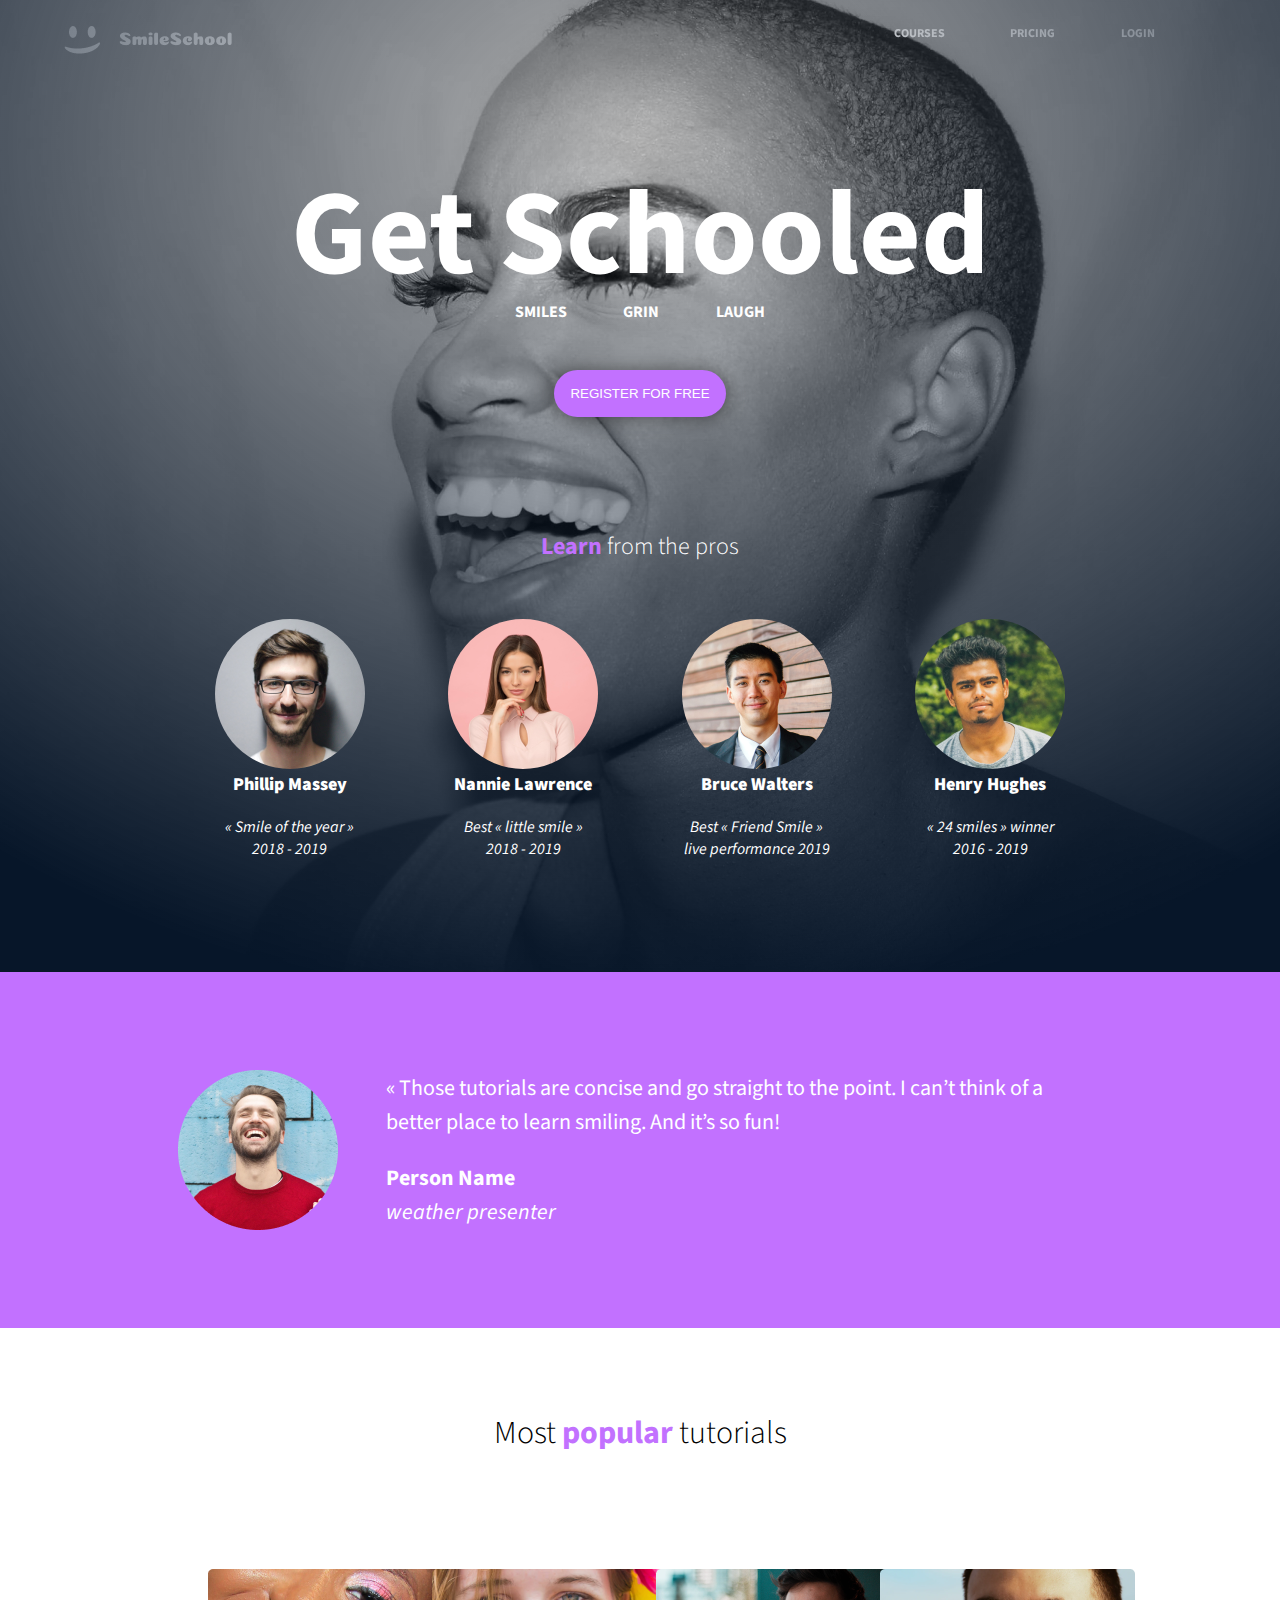
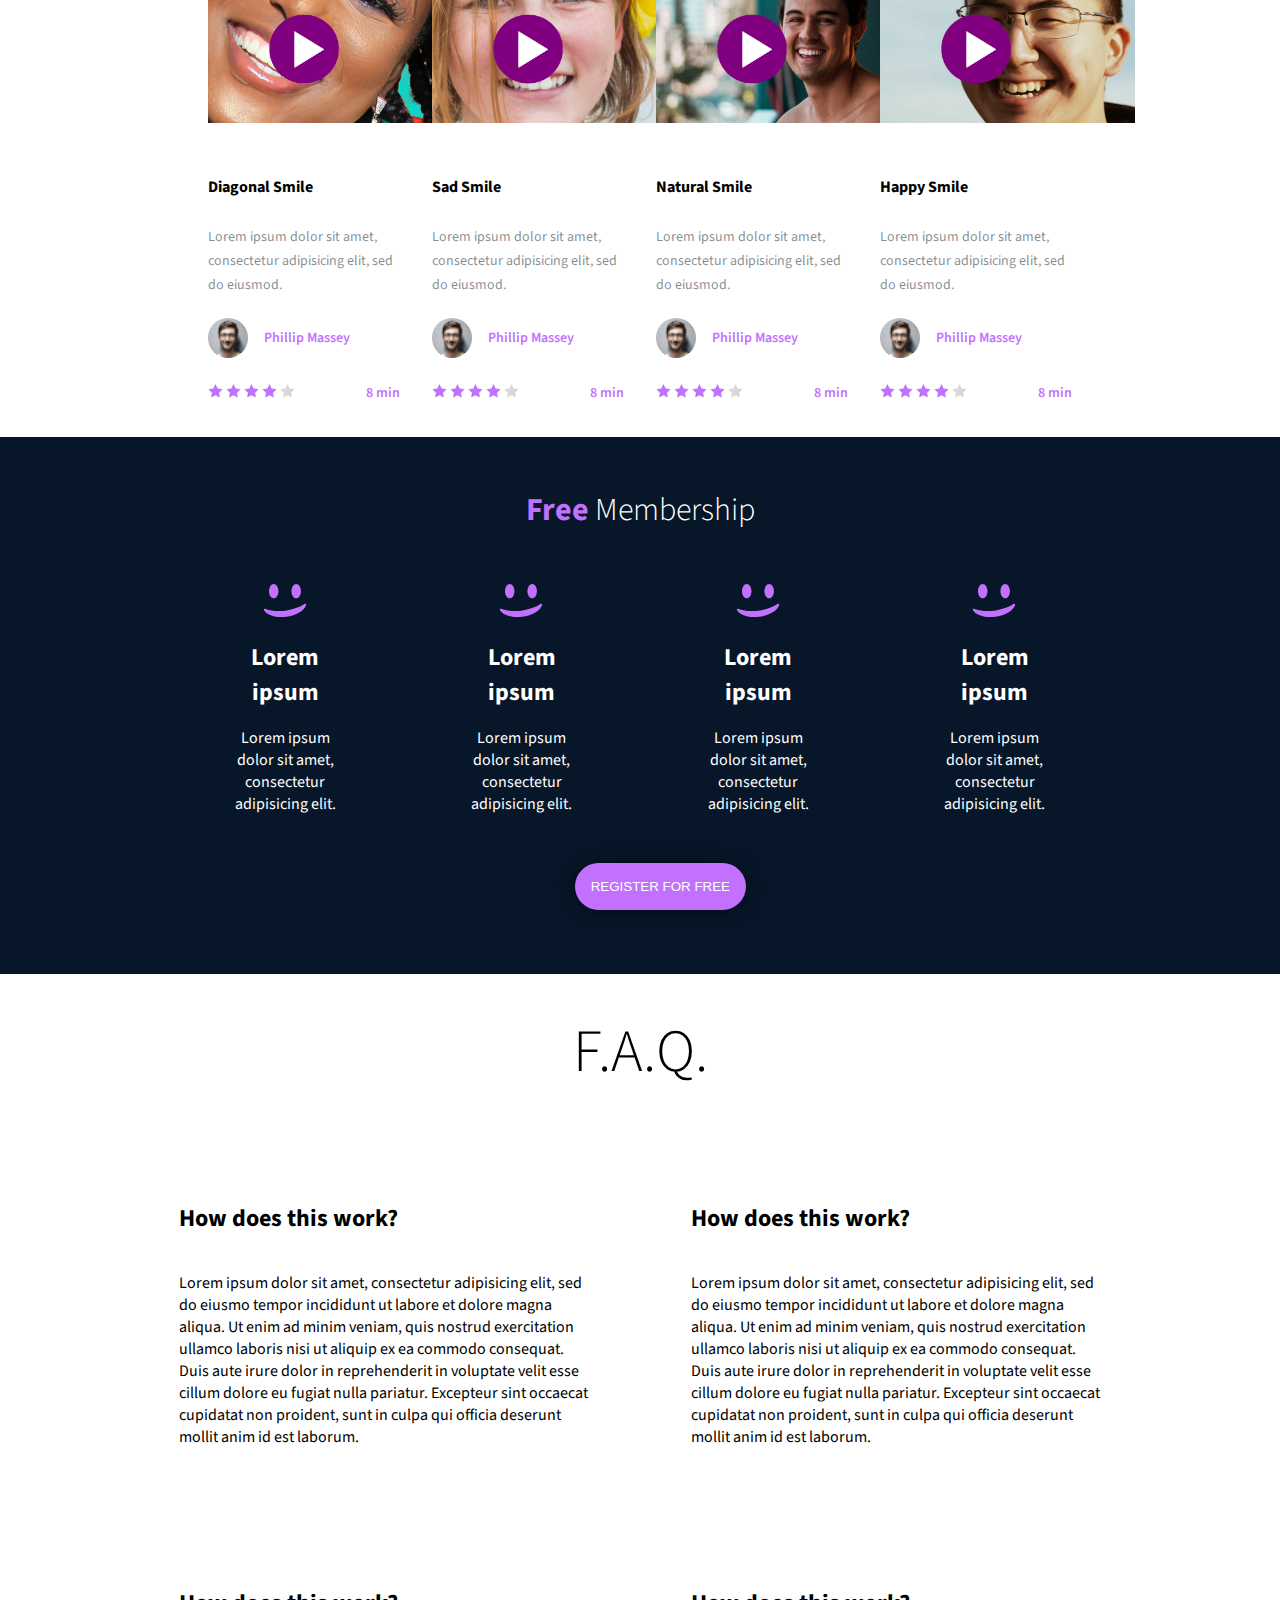
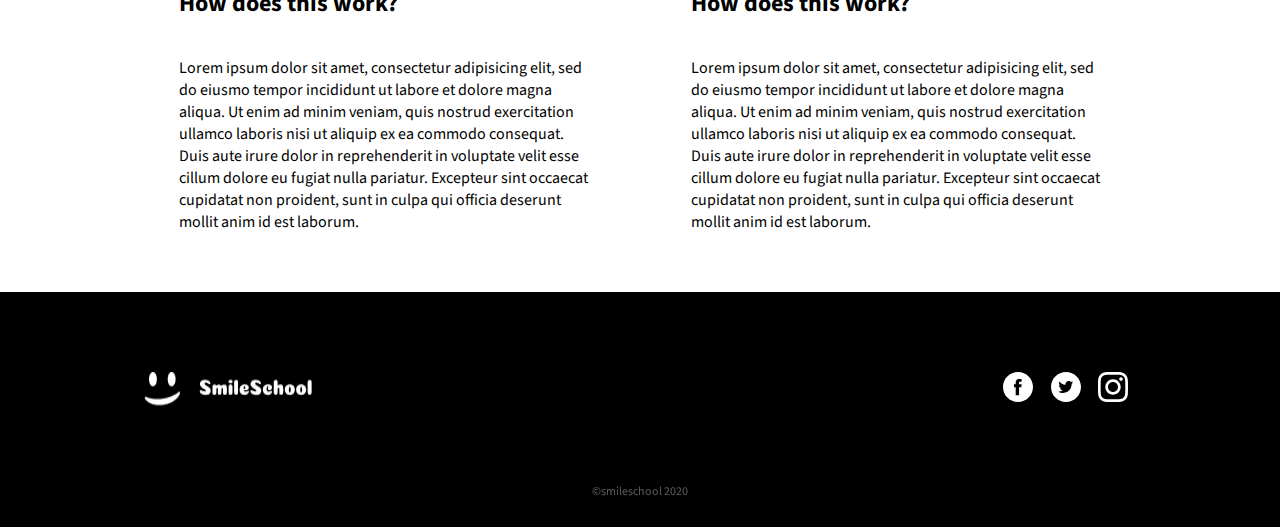
<file: css_advanced/index.html>
<!DOCTYPE html>
<html lang="en">
<head>
	<meta charset="utf-8">
	<meta name="viewport" content="width=device-width, initial-scale=1">
	<title>HTML, advanced</title>

	<!-- Custom css link -->
	<link rel="stylesheet" href="assets/css/styles.css">
</head>
<body>
	<!-- Header starts here -->
	<header>
		<div class="logo">
			<a href="#">
		      		<img src="assets/images/logo.png" alt="Logo">
		    	</a>
	    	</div>
	    	<div class="nav-urls">
	      		<a href="#">courses</a>
	      		<a href="#">pricing</a>
	      		<a href="#">login</a>
	    	</div>
	    </div>
	</header>
	<!-- Header ends here -->

	<main>
			<!--banner starts here -->
	    	<section class="header-section">
	      		<div class="schooled">
	        		<h1 class="schooled-title">Get Schooled</h1>
	        		<p class="schooled-text">SMILES <span>GRIN</span> LAUGH</p>
	        		<button class="register-btn">Register for free</button>
	      		</div>

	      		<div class="pros">
	        		<h2 class="pros-title"><span class="secondary-color">Learn</span> from the pros</h2>
	        		<div class="pros-block">
	          			<div class="pros-card"> 
	            				<img src="assets/images/philip.png" alt="Image 1">
	            				<h3>Phillip Massey</h3>
	            				<p>« Smile of the year » <br>2018 - 2019</p>
	          			</div>
	          			<div class="pros-card">
	            				<img src="assets/images/nannie.png" alt="Image 2">
	            				<h3>Nannie Lawrence</h3>
	            				<p>Best « little smile » <br>2018 - 2019</p>
	          			</div>
	          			<div class="pros-card">
	            				<img src="assets/images/bruce.png" alt="Image 3">
	            				<h3>Bruce Walters</h3>
	            				<p>Best « Friend Smile » <br>live performance 2019</p>
	          			</div>
	          			<div class="pros-card">
	            				<img src="assets/images/henry.png" alt="Image 4">
	            				<h3>Henry Hughes</h3>
	            				<p>« 24 smiles » winner <br>2016 - 2019</p>
	          			</div>
	        		</div>
	      		</div>
	    	</section>
	    	<!--banner ends here -->

	    	<!-- Quote starts here -->
	    	<section class="presenter-section">
            		<div class="presenter-block">
                		<img src="assets/images/avatar.png" alt="avatar">
                		<div>
                    			<blockquote>
                        			« Those tutorials are concise and go straight to the point. I can’t think of a better place to learn smiling. And it’s so fun!
                    			</blockquote>
                    			<p class="person-name">Person Name</p>
                    			<p class="weather">weather presenter</p>
                		</div>
            		</div>
        	</section>
	    	<!-- Quote ends here -->

	    	<!-- Video starts here -->
	    	<section class="videos-section">
	      		<h1>Most <span class="secondary-color">popular</span> tutorials</h1>
	      		<div class="videos-list">
	        		<div class="video-card">
	          			<a href="#" class="play">
	          				<img src="assets/images/preview_diag.png" alt="Video 1"><span class="play-icon"></span>
	          			</a>
	          			<h2 class="video-title">Diagonal Smile</h2>
	          			<p class="video-desc">Lorem ipsum dolor sit amet, consectetur adipisicing elit, sed do eiusmod.</p>
	          			<div class="author">
	            				<img src="assets/images/philip_sm.png" class="author-img" alt="Author 1" >
	            				<h3 class="author-name">Phillip Massey</h3>
	          			</div>
	          			<div class="rating-duration">
	            				<div class="rating">
	              					<img src="assets/svgs/Star_1.svg" alt="Star">
	              					<img src="assets/svgs/Star_1.svg" alt="Star">
	              					<img src="assets/svgs/Star_1.svg" alt="Star">
	              					<img src="assets/svgs/Star_1.svg" alt="Star">
	              					<img src="assets/svgs/Star_5.svg" alt="Star">
	            				</div>
	            				<p class="duration">8 min</p>
	          			</div>
	        		</div>
	        		<div class="video-card">
	          			<a href="#" class="play">
	          				<img src="assets/images/preview_sad.png" alt="Video 2"><span class="play-icon"></span>
	          			</a>
	          			<h2 class="video-title">Sad Smile</h2>
	          			<p class="video-desc">Lorem ipsum dolor sit amet, consectetur adipisicing elit, sed do eiusmod.</p>
	          			<div class="author">
	            				<img class="author-img" src="assets/images/philip_sm.png" alt="Author 1">
	            				<h3 class="author-name">Phillip Massey</h3>
	          			</div>
	          			<div class="rating-duration">
	            				<div class="rating">
	              					<img src="assets/svgs/Star_1.svg" alt="Star">
	              					<img src="assets/svgs/Star_1.svg" alt="Star">
	              					<img src="assets/svgs/Star_1.svg" alt="Star">
	              					<img src="assets/svgs/Star_1.svg" alt="Star">
	              					<img src="assets/svgs/Star_5.svg" alt="Star">
	            				</div>
	            				<p class="duration">8 min</p>
	          			</div>
	        		</div>
	        		<div class="video-card">
	          			<a href="#" class="play">
	          				<img src="assets/images/preview_nat.png" alt="Video 3"><span class="play-icon"></span>
	          			</a>
	          			<h2 class="video-title">Natural Smile</h2>
	          			<p class="video-desc">Lorem ipsum dolor sit amet, consectetur adipisicing elit, sed do eiusmod.</p>
	          			<div class="author">
	            				<img class="author-img" src="assets/images/philip_sm.png" alt="Author 1">
	            				<h3 class="author-name">Phillip Massey</h3>
	          			</div>
	          			<div class="rating-duration">
	            				<div class="rating">
	              					<img src="assets/svgs/Star_1.svg" alt="Star">
	              					<img src="assets/svgs/Star_1.svg" alt="Star">
	              					<img src="assets/svgs/Star_1.svg" alt="Star">
	              					<img src="assets/svgs/Star_1.svg" alt="Star">
	              					<img src="assets/svgs/Star_5.svg" alt="Star">
	            				</div>
	            				<p class="duration">8 min</p>
	          			</div>
	        		</div>
	        		<div class="video-card">
	          			<a href="#" class="play">
	          				<img src="assets/images/preview_hap.png" alt="Video 4"><span class="play-icon"></span>
	          			</a>
	          			<h2 class="video-title">Happy Smile</h2>
	          			<p class="video-desc">Lorem ipsum dolor sit amet, consectetur adipisicing elit, sed do eiusmod.</p>
	          			<div class="author">
	            				<img class="author-img" src="assets/images/philip_sm.png" alt="Author 1">
	            				<h3 class="author-name">Phillip Massey</h3>
	          			</div>
	          			<div class="rating-duration">
	            				<div class="rating">
	              					<img src="assets/svgs/Star_1.svg" alt="Star">
	              					<img src="assets/svgs/Star_1.svg" alt="Star">
	              					<img src="assets/svgs/Star_1.svg" alt="Star">
	              					<img src="assets/svgs/Star_1.svg" alt="Star">
	              					<img src="assets/svgs/Star_5.svg" alt="Star">
	            				</div>
	            				<p class="duration">8 min</p>
	          			</div>
	        		</div>
	      		</div>
	    	</section>
	    	<!--- Video ends here -->

	    	<!-- Membership starts here -->
	    	<section class="membership-section">
	      		<h1><span class="secondary-color">Free</span> Membership</h1>
	      		<div class="memberships">
	        		<div class="membership-card">
	          			<img src="assets/svgs/smile.svg" alt="Membership 1">
	          			<h2>Lorem ipsum</h2>
	          			<p>Lorem ipsum dolor sit amet, consectetur adipisicing elit.</p>
	        		</div>
	        		<div class="membership-card">
	          			<img src="assets/svgs/smile.svg" alt="Membership 1">
	          			<h2>Lorem ipsum</h2>
	          			<p>Lorem ipsum dolor sit amet, consectetur adipisicing elit.</p>
	        		</div>
	        		<div class="membership-card">
	          			<img src="assets/svgs/smile.svg" alt="Membership 1">
	          			<h2>Lorem ipsum</h2>
	          			<p>Lorem ipsum dolor sit amet, consectetur adipisicing elit.</p>
	        		</div>
	        		<div class="membership-card">
	          			<img src="assets/svgs/smile.svg" alt="Membership 1">
	          			<h2>Lorem ipsum</h2>
	          			<p>Lorem ipsum dolor sit amet, consectetur adipisicing elit.</p>
	        		</div>
	      		</div>
	      		<button class="register-btn">REGISTER FOR FREE</button>
	    	</section>
	    	<!-- Membership ends here -->

	    	<!-- FAQ starts here -->
	    	<section class="faq-section">
	      		<h1>F.A.Q.</h1>
	        		<div class="faq-list">
	          			<div class="faq-item">
	            				<h2>How does this work?</h2>
	            				<p>Lorem ipsum dolor sit amet, consectetur adipisicing elit, sed do eiusmo tempor incididunt ut labore et dolore magna aliqua. Ut enim ad minim veniam, quis nostrud exercitation ullamco laboris nisi ut aliquip ex ea commodo consequat. Duis aute irure dolor in reprehenderit in voluptate velit esse cillum dolore eu fugiat nulla pariatur. Excepteur sint occaecat cupidatat non proident, sunt in culpa qui officia deserunt mollit anim id est laborum.</p>
	          			</div>
	          			<div class="faq-item">
	            				<h2>How does this work?</h2>
	            				<p>Lorem ipsum dolor sit amet, consectetur adipisicing elit, sed do eiusmo tempor incididunt ut labore et dolore magna aliqua. Ut enim ad minim veniam, quis nostrud exercitation ullamco laboris nisi ut aliquip ex ea commodo consequat. Duis aute irure dolor in reprehenderit in voluptate velit esse cillum dolore eu fugiat nulla pariatur. Excepteur sint occaecat cupidatat non proident, sunt in culpa qui officia deserunt mollit anim id est laborum.</p>
	          			</div>
	        		</div>
	        		<div class="faq-list">
	          			<div class="faq-item">
	            				<h2>How does this work?</h2>
	            				<p>Lorem ipsum dolor sit amet, consectetur adipisicing elit, sed do eiusmo tempor incididunt ut labore et dolore magna aliqua. Ut enim ad minim veniam, quis nostrud exercitation ullamco laboris nisi ut aliquip ex ea commodo consequat. Duis aute irure dolor in reprehenderit in voluptate velit esse cillum dolore eu fugiat nulla pariatur. Excepteur sint occaecat cupidatat non proident, sunt in culpa qui officia deserunt mollit anim id est laborum.</p>
	          			</div>
	          			<div class="faq-item">
	            				<h2>How does this work?</h2>
	            				<p>Lorem ipsum dolor sit amet, consectetur adipisicing elit, sed do eiusmo tempor incididunt ut labore et dolore magna aliqua. Ut enim ad minim veniam, quis nostrud exercitation ullamco laboris nisi ut aliquip ex ea commodo consequat. Duis aute irure dolor in reprehenderit in voluptate velit esse cillum dolore eu fugiat nulla pariatur. Excepteur sint occaecat cupidatat non proident, sunt in culpa qui officia deserunt mollit anim id est laborum.</p>
	          			</div>
	        		</div>
	    	</section>
	    	<!-- FAQ ends here -->
	</main>

	<!-- Footer starts here -->
	<footer>
        	<div class="ft-container">
            		<div class="nav-ft">
                		<img src="assets/images/logo.png" alt="">
                		<div>
                    			<a href="#"><img src="assets/svgs/facebook.svg" alt=""></a>
                    			<a href="#"><img src="assets/svgs/twitter.svg" alt=""></a>
                    			<a href="#"><img src="assets/svgs/instagram.svg" alt=""></a>
                		</div>
            		</div>
            		<p>©smileschool 2020</p>
        	</div>
    </footer>
	<!-- Footer ends here -->
</body>
</html>
</file>
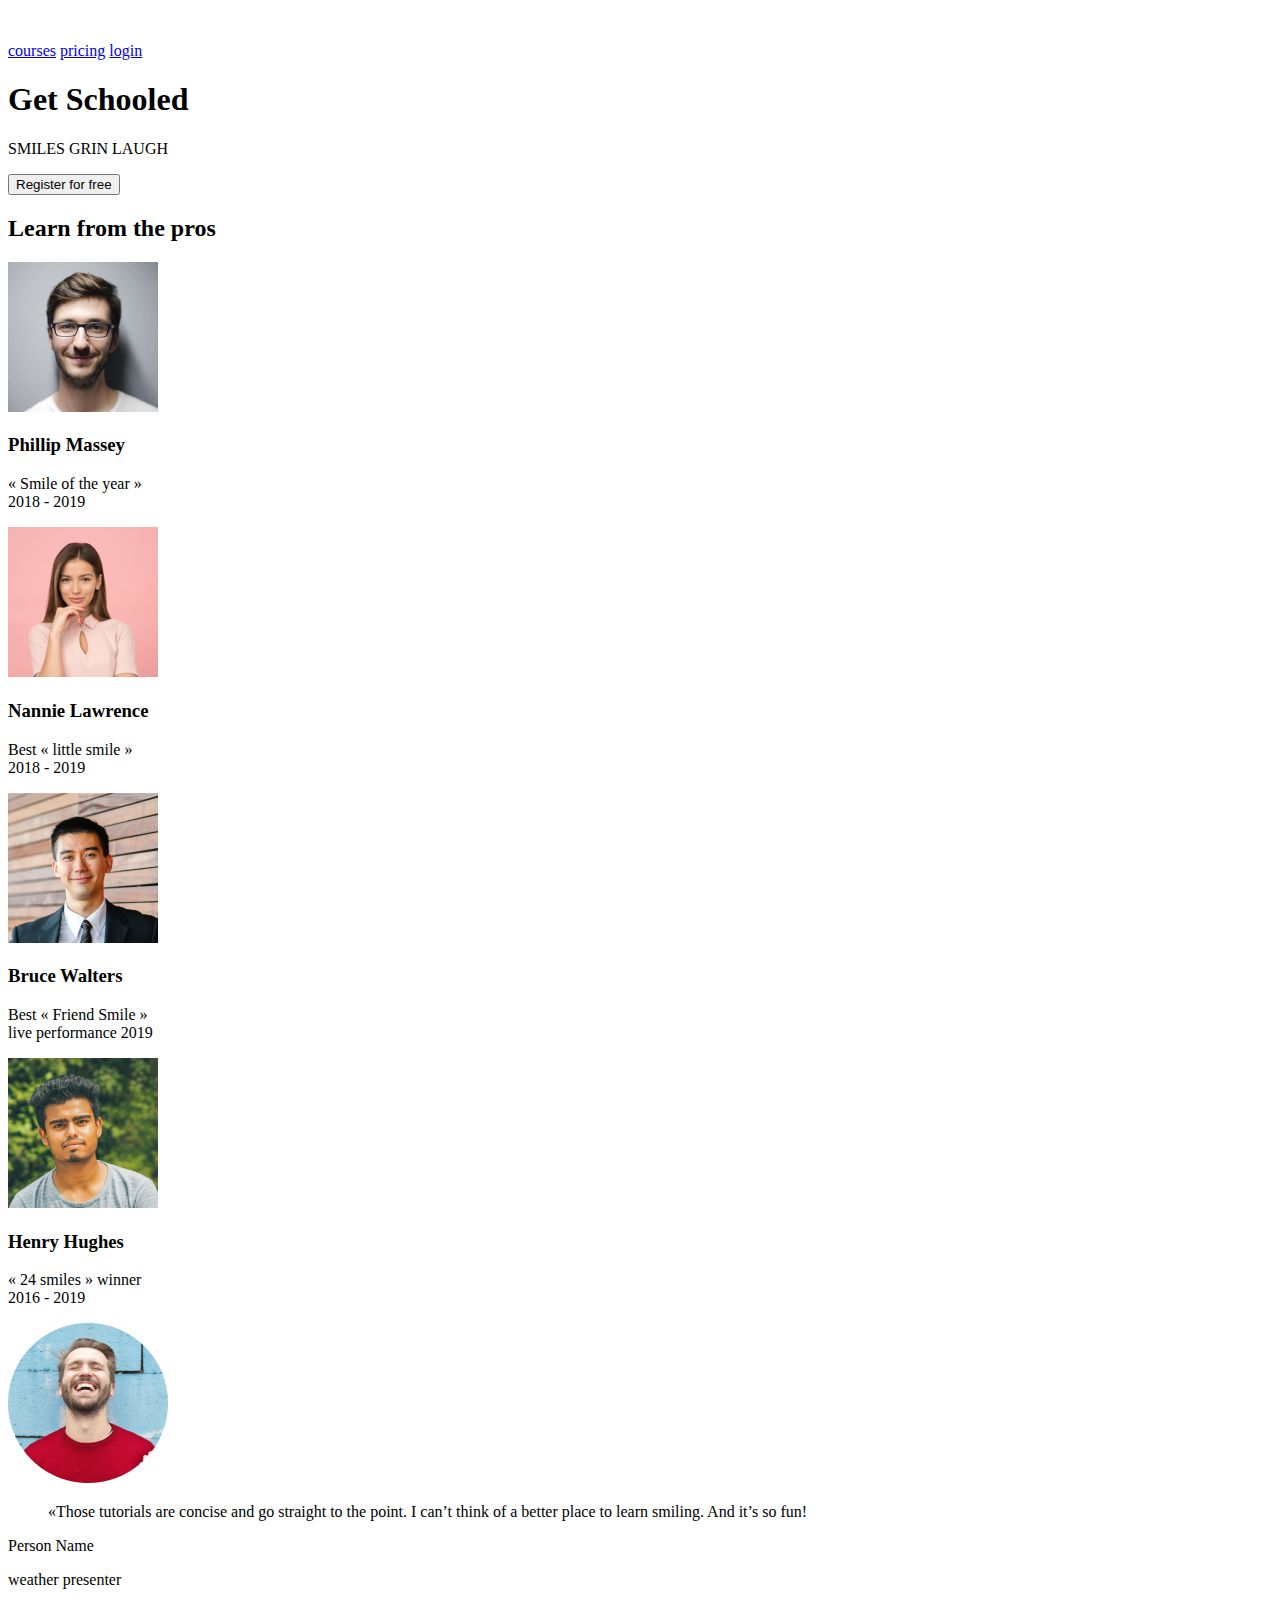
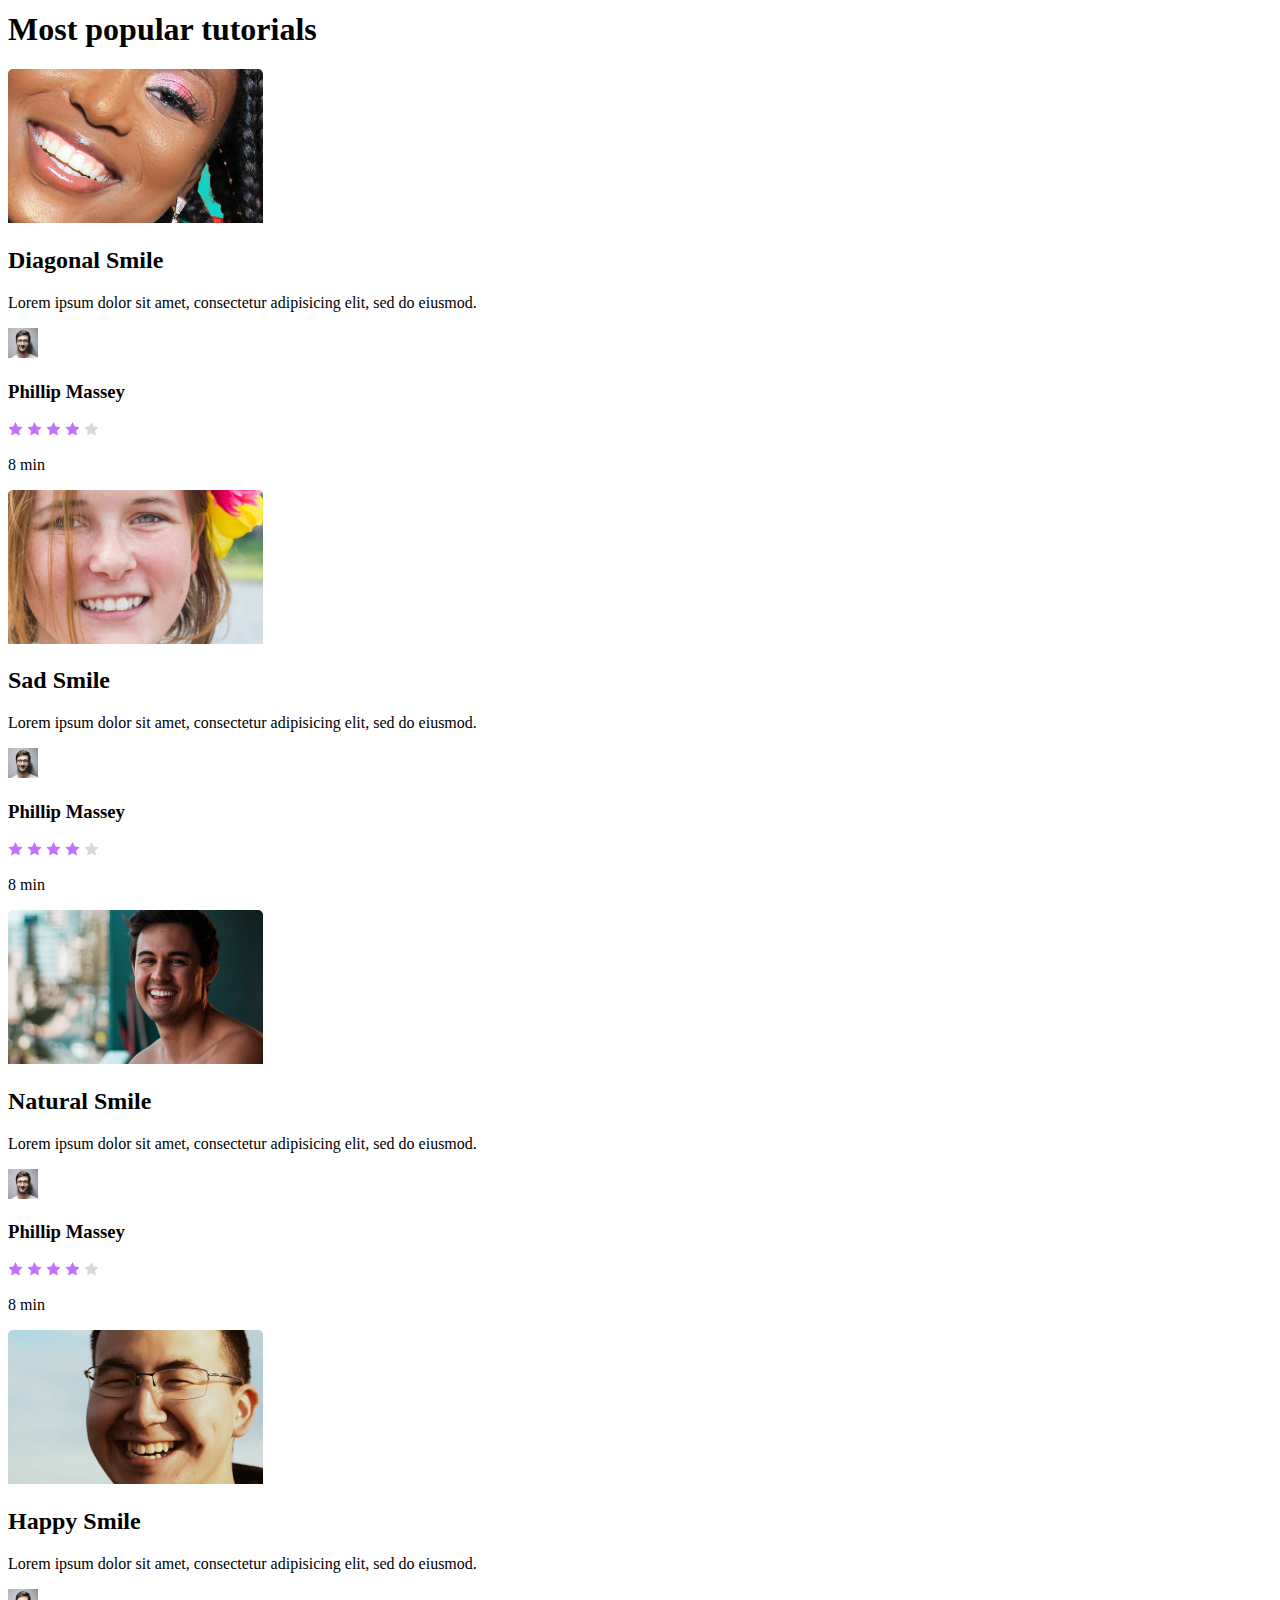
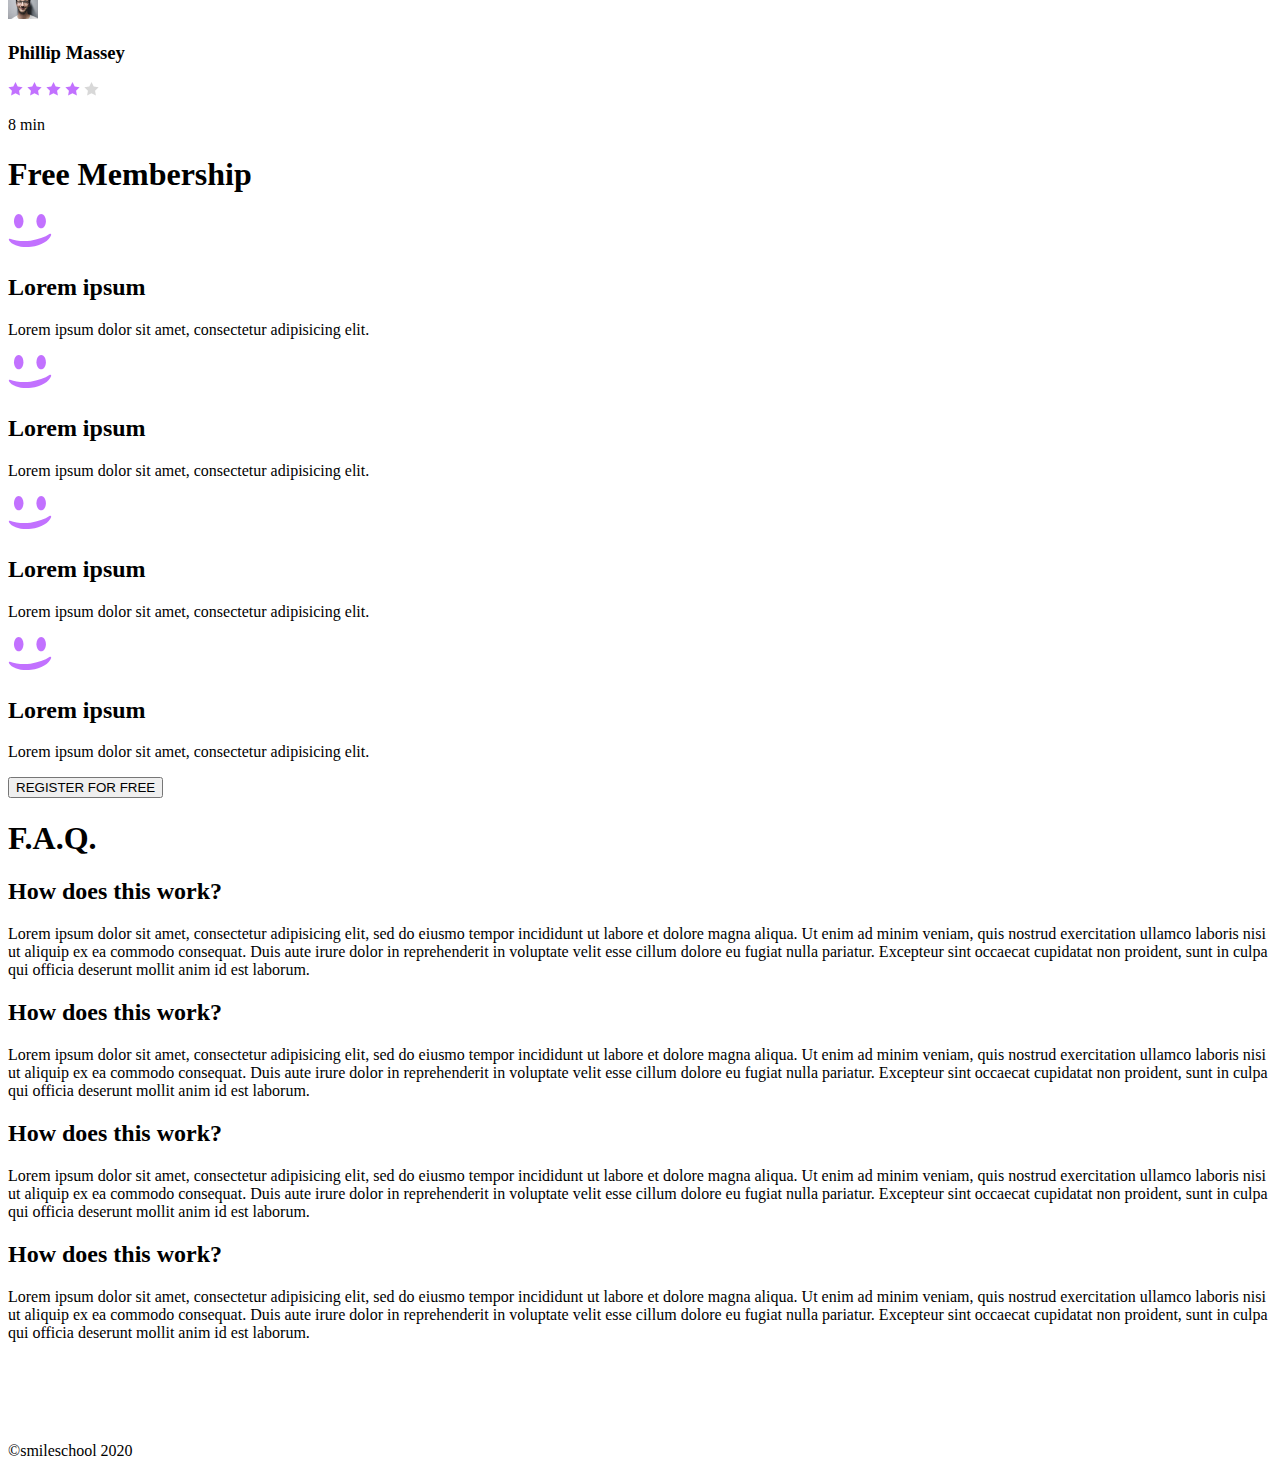
<file: html_advanced/index.html>
<!DOCTYPE html>
<html lang="en">
<head>
	<meta charset="utf-8">
	<meta name="viewport" content="width=device-width, initial-scale=1">
	<title>HTML, advanced</title>
</head>
<body>
	<!-- Header starts here -->
	<header>
		<div>
			<a href="#">
		      		<img src="assets/images/logo.png" alt="Logo">
		    	</a>
	    	</div>
	    	<div>
	      		<a href="#">courses</a>
	      		<a href="#">pricing</a>
	      		<a href="#">login</a>
	    	</div>
	</header>
	<!-- Header ends here -->

	<main>
			<!--banner starts here -->
	    	<section>
	      		<div>
	        		<h1>Get Schooled</h1>
	        		<p>SMILES <span>GRIN</span> LAUGH</p>
	        		<button>Register for free</button>
	      		</div>

	      		<div>
	        		<h2><span>Learn</span> from the pros</h2>
	        		<div>
	          			<div>
	            				<img src="assets/images/philip.png" alt="Image 1">
	            				<h3>Phillip Massey</h3>
	            				<p>« Smile of the year » <br>2018 - 2019</p>
	          			</div>
	          			<div>
	            				<img src="assets/images/nannie.png" alt="Image 2">
	            				<h3>Nannie Lawrence</h3>
	            				<p>Best « little smile » <br>2018 - 2019</p>
	          			</div>
	          			<div>
	            				<img src="assets/images/bruce.png" alt="Image 3">
	            				<h3>Bruce Walters</h3>
	            				<p>Best « Friend Smile » <br>live performance 2019</p>
	          			</div>
	          			<div>
	            				<img src="assets/images/henry.png" alt="Image 4">
	            				<h3>Henry Hughes</h3>
	            				<p>« 24 smiles » winner <br>2016 - 2019</p>
	          			</div>
	        		</div>
	      		</div>
	    	</section>
	    	<!--banner ends here -->

	    	<!-- Quote starts here -->
	    	<section>
            		<div>
                		<img src="assets/images/avatar.png" alt="avatar">
                		<div>
                    			<blockquote>
                        			«Those tutorials are concise and go straight to the point. I can’t think of a better place to learn smiling. And it’s so fun!
                    			</blockquote>
                    			<p>Person Name</p>
                    			<p>weather presenter</p>
                		</div>
            		</div>
        	</section>
	    	<!-- Quote ends here -->

	    	<!-- Video starts here -->
	    	<section>
	      		<h1>Most <span>popular</span> tutorials</h1>
	      		<div>
	        		<div>
	          			<img src="assets/images/preview_diag.png" alt="Video 1">
	          			<h2>Diagonal Smile</h2>
	          			<p>Lorem ipsum dolor sit amet, consectetur adipisicing elit, sed do eiusmod.</p>
	          			<div>
	            				<img src="assets/images/philip_sm.png" alt="Author 1">
	            				<h3>Phillip Massey</h3>
	          			</div>
	          			<div>
	            				<div>
	              					<img src="assets/svgs/Star_1.svg" alt="Star">
	              					<img src="assets/svgs/Star_1.svg" alt="Star">
	              					<img src="assets/svgs/Star_1.svg" alt="Star">
	              					<img src="assets/svgs/Star_1.svg" alt="Star">
	              					<img src="assets/svgs/Star_5.svg" alt="Star">
	            				</div>
	            				<p>8 min</p>
	          			</div>
	        		</div>
	        		<div>
	          			<img src="assets/images/preview_sad.png" alt="Video 2">
	          			<h2>Sad Smile</h2>
	          			<p>Lorem ipsum dolor sit amet, consectetur adipisicing elit, sed do eiusmod.</p>
	          			<div>
	            				<img src="assets/images/philip_sm.png" alt="Author 1">
	            				<h3>Phillip Massey</h3>
	          			</div>
	          			<div>
	            				<div>
	              					<img src="assets/svgs/Star_1.svg" alt="Star">
	              					<img src="assets/svgs/Star_1.svg" alt="Star">
	              					<img src="assets/svgs/Star_1.svg" alt="Star">
	              					<img src="assets/svgs/Star_1.svg" alt="Star">
	              					<img src="assets/svgs/Star_5.svg" alt="Star">
	            				</div>
	            				<p>8 min</p>
	          			</div>
	        		</div>
	        		<div>
	          			<img src="assets/images/preview_nat.png" alt="Video 3">
	          			<h2>Natural Smile</h2>
	          			<p>Lorem ipsum dolor sit amet, consectetur adipisicing elit, sed do eiusmod.</p>
	          			<div>
	            				<img src="assets/images/philip_sm.png" alt="Author 1">
	            				<h3>Phillip Massey</h3>
	          			</div>
	          			<div>
	            				<div>
	              					<img src="assets/svgs/Star_1.svg" alt="Star">
	              					<img src="assets/svgs/Star_1.svg" alt="Star">
	              					<img src="assets/svgs/Star_1.svg" alt="Star">
	              					<img src="assets/svgs/Star_1.svg" alt="Star">
	              					<img src="assets/svgs/Star_5.svg" alt="Star">
	            				</div>
	            				<p>8 min</p>
	          			</div>
	        		</div>
	        		<div>
	          			<img src="assets/images/preview_hap.png" alt="Video 4">
	          			<h2>Happy Smile</h2>
	          			<p>Lorem ipsum dolor sit amet, consectetur adipisicing elit, sed do eiusmod.</p>
	          			<div>
	            				<img src="assets/images/philip_sm.png" alt="Author 1">
	            				<h3>Phillip Massey</h3>
	          			</div>
	          			<div>
	            				<div>
	              					<img src="assets/svgs/Star_1.svg" alt="Star">
	              					<img src="assets/svgs/Star_1.svg" alt="Star">
	              					<img src="assets/svgs/Star_1.svg" alt="Star">
	              					<img src="assets/svgs/Star_1.svg" alt="Star">
	              					<img src="assets/svgs/Star_5.svg" alt="Star">
	            				</div>
	            				<p>8 min</p>
	          			</div>
	        		</div>
	      		</div>
	    	</section>
	    	<!--- Video ends here -->

	    	<!-- Membership starts here -->
	    	<section>
	      		<h1><span>Free</span> Membership</h1>
	      		<div>
	        		<div>
	          			<img src="assets/svgs/smile.svg" alt="Membership 1">
	          			<h2>Lorem ipsum</h2>
	          			<p>Lorem ipsum dolor sit amet, consectetur adipisicing elit.</p>
	        		</div>
	        		<div>
	          			<img src="assets/svgs/smile.svg" alt="Membership 1">
	          			<h2>Lorem ipsum</h2>
	          			<p>Lorem ipsum dolor sit amet, consectetur adipisicing elit.</p>
	        		</div>
	        		<div>
	          			<img src="assets/svgs/smile.svg" alt="Membership 1">
	          			<h2>Lorem ipsum</h2>
	          			<p>Lorem ipsum dolor sit amet, consectetur adipisicing elit.</p>
	        		</div>
	        		<div>
	          			<img src="assets/svgs/smile.svg" alt="Membership 1">
	          			<h2>Lorem ipsum</h2>
	          			<p>Lorem ipsum dolor sit amet, consectetur adipisicing elit.</p>
	        		</div>
	      		</div>
	      		<button>REGISTER FOR FREE</button>
	    	</section>
	    	<!-- Membership ends here -->

	    	<!-- FAQ starts here -->
	    	<section>
	      		<h1>F.A.Q.</h1>
	      		<div>
	        		<div>
	          			<div>
	            				<h2>How does this work?</h2>
	            				<p>Lorem ipsum dolor sit amet, consectetur adipisicing elit, sed do eiusmo tempor incididunt ut labore et dolore magna aliqua. Ut enim ad minim veniam, quis nostrud exercitation ullamco laboris nisi ut aliquip ex ea commodo consequat. Duis aute irure dolor in reprehenderit in voluptate velit esse cillum dolore eu fugiat nulla pariatur. Excepteur sint occaecat cupidatat non proident, sunt in culpa qui officia deserunt mollit anim id est laborum.</p>
	          			</div>
	          			<div>
	            				<h2>How does this work?</h2>
	            				<p>Lorem ipsum dolor sit amet, consectetur adipisicing elit, sed do eiusmo tempor incididunt ut labore et dolore magna aliqua. Ut enim ad minim veniam, quis nostrud exercitation ullamco laboris nisi ut aliquip ex ea commodo consequat. Duis aute irure dolor in reprehenderit in voluptate velit esse cillum dolore eu fugiat nulla pariatur. Excepteur sint occaecat cupidatat non proident, sunt in culpa qui officia deserunt mollit anim id est laborum.</p>
	          			</div>
	        		</div>
	        		<div>
	          			<div>
	            				<h2>How does this work?</h2>
	            				<p>Lorem ipsum dolor sit amet, consectetur adipisicing elit, sed do eiusmo tempor incididunt ut labore et dolore magna aliqua. Ut enim ad minim veniam, quis nostrud exercitation ullamco laboris nisi ut aliquip ex ea commodo consequat. Duis aute irure dolor in reprehenderit in voluptate velit esse cillum dolore eu fugiat nulla pariatur. Excepteur sint occaecat cupidatat non proident, sunt in culpa qui officia deserunt mollit anim id est laborum.</p>
	          			</div>
	          			<div>
	            				<h2>How does this work?</h2>
	            				<p>Lorem ipsum dolor sit amet, consectetur adipisicing elit, sed do eiusmo tempor incididunt ut labore et dolore magna aliqua. Ut enim ad minim veniam, quis nostrud exercitation ullamco laboris nisi ut aliquip ex ea commodo consequat. Duis aute irure dolor in reprehenderit in voluptate velit esse cillum dolore eu fugiat nulla pariatur. Excepteur sint occaecat cupidatat non proident, sunt in culpa qui officia deserunt mollit anim id est laborum.</p>
	          			</div>
	        		</div>
	      		</div>
	    	</section>
	    	<!-- FAQ ends here -->
	</main>

	<!-- Footer starts here -->
	<footer>
        	<div>
            		<div>
                		<img src="assets/images/logo.png" alt="">
                		<div>
                    			<a href="#"><img src="assets/svgs/facebook.svg" alt=""></a>
                    			<a href="#"><img src="assets/svgs/twitter.svg" alt=""></a>
                    			<a href="#"><img src="assets/svgs/instagram.svg" alt=""></a>
                		</div>
            		</div>
            		<p>©smileschool 2020</p>
        	</div>
    </footer>
	<!-- Footer ends here -->
</body>
</html>
</file>
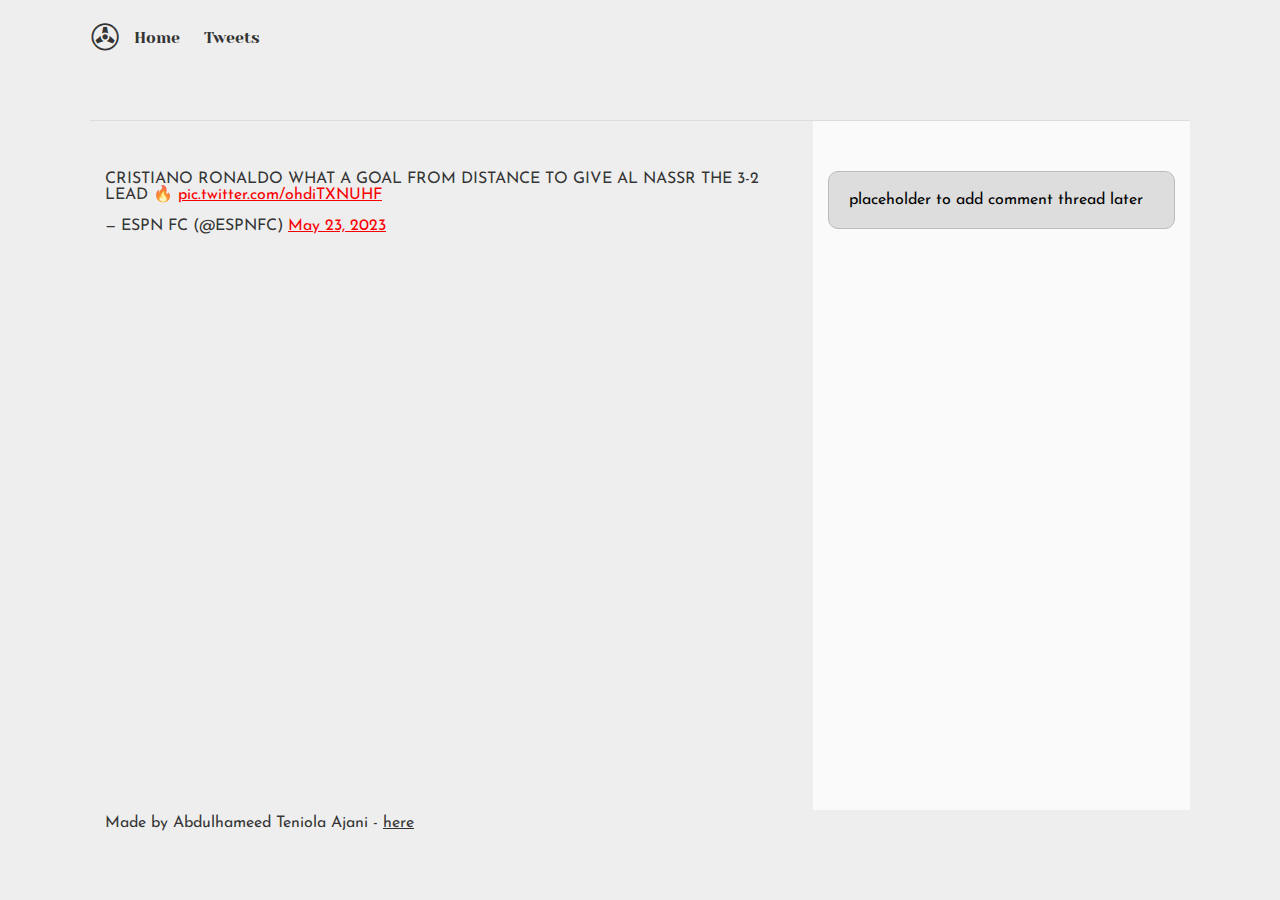
<file: css_basic/tweets.html>
<!DOCTYPE html>
<html lang="en">
<head>
        <meta charset="utf-8">
        <meta name="viewport" content="width=device-width, initial-scale=1">       
	<title>alu-web-development</title>

	<link href="base.css" rel="stylesheet">
	<link href="styles.css" rel="stylesheet">
</head>
<body>
        <header>
                <ul>
                        <li class="logo">&#9991;</li>
                        <li><a href="index.html">Home</a></li>
                        <li><a href="tweets.html">Tweets</a></li>
                </ul>
        </header>

        <main>
                <article>
                       <blockquote class="twitter-tweet"><p lang="en" dir="ltr">CRISTIANO RONALDO WHAT A GOAL FROM DISTANCE TO GIVE AL NASSR THE 3-2 LEAD 🔥 <a href="https://t.co/ohdiTXNUHF">pic.twitter.com/ohdiTXNUHF</a></p>&mdash; ESPN FC (@ESPNFC) <a href="https://twitter.com/ESPNFC/status/1661099306399440899?ref_src=twsrc%5Etfw">May 23, 2023</a></blockquote> <script async src="https://platform.twitter.com/widgets.js" charset="utf-8"></script> 
                </article>
                <aside>
                        <p>placeholder to add comment thread later</p>
                </aside>
        </main>

        <footer>
                <p>Made by Abdulhameed Teniola Ajani - <a href="https://github.com/Elhameed" target="_blank">here</a></p>
        </footer>
</body>
</html>
</file>
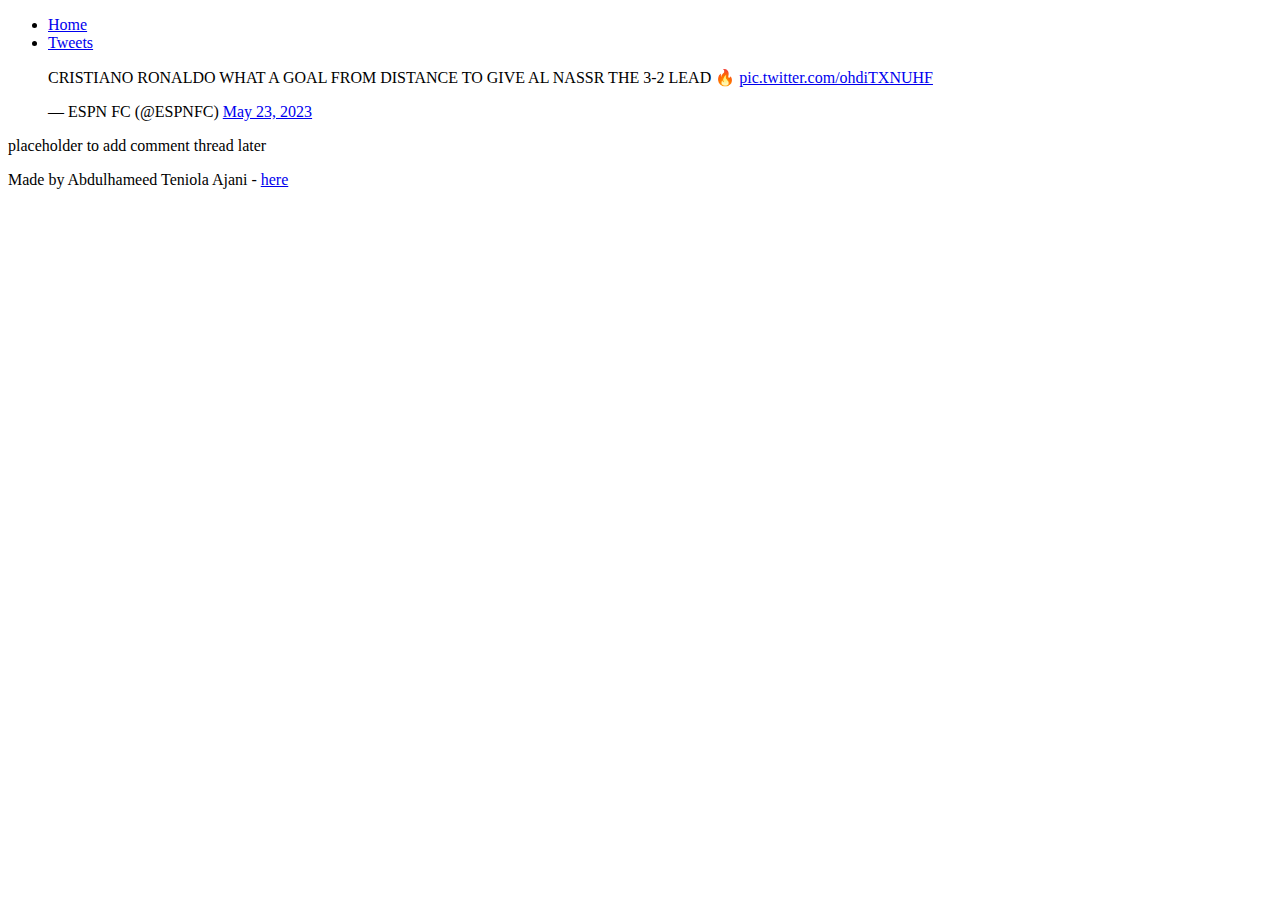
<file: html_basic/tweets.html>
<!DOCTYPE html>
<html lang="en">
<head>
        <meta charset="utf-8">
        <meta name="viewport" content="width=device-width, initial-scale=1">        <title>alu-web-development</title>
</head>
<body>
        <header>
                <ul>
                        <li><a href="index.html">Home</a></li>
                        <li><a href="tweets.html">Tweets</a></li>
                </ul>
        </header>

        <main>
                <article>
                       <blockquote class="twitter-tweet"><p lang="en" dir="ltr">CRISTIANO RONALDO WHAT A GOAL FROM DISTANCE TO GIVE AL NASSR THE 3-2 LEAD 🔥 <a href="https://t.co/ohdiTXNUHF">pic.twitter.com/ohdiTXNUHF</a></p>&mdash; ESPN FC (@ESPNFC) <a href="https://twitter.com/ESPNFC/status/1661099306399440899?ref_src=twsrc%5Etfw">May 23, 2023</a></blockquote> <script async src="https://platform.twitter.com/widgets.js" charset="utf-8"></script> 
                </article>
                <aside>
                        <p>placeholder to add comment thread later</p>
                </aside>
        </main>

        <footer>
                <p>Made by Abdulhameed Teniola Ajani - <a href="https://github.com/Elhameed" target="_blank">here</a></p>
        </footer>
</body>
</html>
</file>
<file: css_advanced/assets/css/styles.css>
@import url('https://fonts.googleapis.com/css2?family=Source+Sans+Pro:wght@400;500;600;700&display=swap');



body {
	font-family: 'Source Sans Pro', sans-serif;
}

header {
    display: flex;
    flex-direction: row;
    flex: auto;
    background-image: url("../images/background.png");
    padding: 2% 5% 2% 5%;
    filter: grayscale(100%);
    position: absolute;
    left: -0.025%;
    right: -0.025%;
    top: 0%;
    bottom: -26.48%;
}

header .logo {
    flex: 2;
    z-index: 1;
}

header .nav-urls {
    flex: 1;
    font-weight: 700;
    font-size: 12px;
    line-height: 15px;
    text-transform: uppercase;
    z-index: 1;
    display: flex;
    justify-content: space-evenly;
}

header .nav-urls a {
    margin-left: 1%;
    margin-right: 1%;
    text-decoration: none;
    color: white;
}

.header-section {
    left: 20%;
    right: 20%;
    display: flex;
    flex-direction: column;
    margin-bottom: -2.6rem;
    background-blend-mode: color;
    background: rgba(0, 0, 0, 1);
    background: radial-gradient(85.9% 85.9% at 50% 14.1%,
            rgba(41, 48, 61, 0.0001) 0%,
            #071629 100%);
    color: white;
}

.schooled {
    display: flex;
    flex-direction: column;
    padding-top: 5rem;
}

.schooled-title {
    height: 151px;
    font-weight: 700;
    font-size: 120px;
    line-height: 151px;
    text-align: center;
    color: #ffffff;
}

.schooled-text {
    height: 20px;
    position: relative;
    margin-top: -7%;
    text-align: center;
    font-weight: 700;
    font-size: 16px;
    line-height: 20px;
    color: #ffffff;
    display: flex;
    justify-content: space-around;
    margin-left: 38%;
    margin-right: 38%;
}

.register-btn {
	text-transform: uppercase;
    background: #c271ff;
    border-radius: 25px;
    border: none;
    padding: 0.7rem;
    color: white;
    font-weight: 500;
    box-shadow: 0px 1px 20px rgba(0, 0, 0, 0.5);
    position: relative;
    align-self: center;
    margin: 2rem;
    padding: 1rem;
}

.secondary-color {
    color: #c271ff;
}

.pros {
    padding: 2%;
    display: flex;
    flex-direction: column;
}

.pros-title {
    position: relative;
    align-self: center;
    padding: 2rem;
    font-weight: 300;
    line-height: 40px;
}

.pros-title .secondary-color {
    font-weight: 700;
}

.pros-block {
    display: flex;
    flex-direction: row;
    justify-content: center;
}

.pros-card {
    width: 19%;
    margin-bottom: 7rem;
    display: flex;
    flex-direction: column;
    justify-content: center;
    align-items: center;
}

.pros img {
    border-radius: 50%;
    max-width: 80%;
}

.pros-card h3 {
    font-weight: 900;
    font-size: 18px;
    margin-top: 0.2rem;
    margin-bottom: 0.2rem;
    text-align: center;
}

.pros-card p {
    font-style: italic;
    text-align: center;
    font-size: 16px;
}

main {
    position: relative;
    display: flex;
    flex-direction: column;
    margin: -8px;
}

.presenter-section {
    background-color: #c271ff;
    padding: 6%;
}

.presenter-block {
    display: flex;
    flex-direction: row;
    justify-content: center;
    align-items: center;
    color: white;
    padding-left: 9%;
    padding-right: 9%;
}

.presenter-block img {
    width: 160px;
    height: 160px;
    margin-right: 3rem;
}

.presenter-block blockquote {
    font-weight: 400;
    font-size: 22px;
    line-height: 34px;
    margin-left: 0;
}

.presenter-block .person-name {
    font-weight: 700;
    font-size: 22px;
    line-height: 34px;
    margin-bottom: 0;
}

.presenter-block .weather {
    font-style: italic;
    font-weight: 400;
    font-size: 22px;
    line-height: 34px;
    margin-top: 0;
}

.videos-section {
    display: flex;
    flex-direction: column;
    padding-top: 3rem;
}

.videos-section h1,
.membership-section h1,
.faq-section h1 {
    text-align: center;
}

.videos-section h1 {
    font-weight: 300;
    font-size: 32px;
    line-height: 40px;
    padding-top: 1rem;
    padding-bottom: 7rem;
}

.faq-section h1 {
    font-weight: 300;
    font-size: 60px;
    line-height: 75px;
}

.videos-list {
    display: flex;
    flex-direction: row;
    justify-content: center;
}

.video-card {
	position: relative;
    padding: 1rem;
    display: flex;
    flex-direction: column;
    max-width: 15%;
}

.video-card h2 {
    font-weight: 700;
    font-size: 16px;
}

.video-card .video-desc {
    font-weight: 400;
    font-size: 14px;
    line-height: 24px;
    color: rgba(7, 22, 41, 0.501584);
}

.video-card .play {
    position: relative;
    top: -8%;
    margin-bottom: 0;
}

.video-card .author {
    display: flex;
    align-items: center;
}

.play-icon {
    position: absolute;
    top: 50%;
    left: 50%;
    transform: translate(-50%, -50%);
    width: 70px;
    height: 70px;
    background-image: url('../images/play.png'); /* Replace with your play icon image path */
    background-size: cover;
}

.author img {
    border-radius: 50%;
    width: 40px;
    height: 40px;
}

.author h3 {
    font-weight: 600;
    font-size: 14px;
    line-height: 27px;
    color: #c271ff;
    margin-left: 1rem;
}

.rating-duration {
    display: flex;
    justify-content: space-between;
    align-items: center;
}

.duration {
    font-weight: 600;
    font-size: 14px;
    line-height: 27px;
    text-align: right;
    color: #c271ff;
}

.membership-section {
    color: white;
    background: #071629;
    padding: 2rem;
}

.membership-section .secondary-color,
.videos-section .secondary-color {
    font-weight: 700;
    font-size: 32px;
    line-height: 40px;
    text-align: center;
}

.membership-section h1 {
    font-weight: 300;
    font-size: 32px;
    line-height: 40px;
    text-align: center;
    padding-bottom: 2rem;
}

.membership-section button {
    left: 42%;
}

.memberships {
    display: flex;
    justify-content: space-evenly;
    padding-left: 5rem;
    padding-right: 5rem;
}

.membership-card {
    display: flex;
    flex-direction: column;
    max-width: 12%;
    align-items: center;
    text-align: center;
}

.membership-card h2 {
    margin-bottom: 0.1rem;
}

.faq-list {
    display: flex;
    padding-left: 10%;
    padding-right: 10%;
}

.faq-item {
    display: flex;
    flex: 50%;
    flex-direction: column;
    width: 50%;
    padding: 5%;
}

footer {
    background: black;
    padding: 1rem;
    margin: -8px;
}

.ft-container {
    display: flex;
    flex-direction: column;
}

.nav-ft {
    display: flex;
    justify-content: space-between;
    padding: 4rem 8rem 4rem 8rem;
}

.nav-ft div a {
    margin-left: 0.4rem;
    margin-right: 0.5rem;
}

.ft-container p {
    color: white;
    opacity: 0.35;
    text-align: center;
    font-weight: 400;
    font-size: 12px;
    line-height: 15px;
}
</file>
<file: css_basic/base.css>
/* Importing webfonts */
/* (If you're learning CSS, you should disregard that) */

@import url(https://fonts.googleapis.com/css?family=Yeseva+One);
@import url(https://fonts.googleapis.com/css?family=Josefin+Sans:400,700,700italic,400italic);


/* CSS reset rules */

html, body {
	height: 100%;
	min-height: 100%;
}
html, body, div, span, applet, object, iframe,
h1, h2, h3, h4, h5, h6, p, blockquote, pre,
a, abbr, acronym, address, big, cite, code,
del, dfn, img, ins, kbd, q, s, samp,
small, strike, sub, sup, tt, var,
b, u, i, center,
dl, dt, dd,
fieldset, form, label, legend,
table, caption, tbody, tfoot, thead, tr, th, td,
article, aside, canvas, details, embed, 
figure, figcaption, footer, header, hgroup, 
menu, nav, output, ruby, section, summary,
time, mark, audio, video {
	margin: 0;
	padding: 0;
	border: 0;
	font-size: 100%;
	font: inherit;
	vertical-align: baseline;
}
/* HTML5 display-role reset for older browsers */
article, aside, details, figcaption, figure, 
footer, header, hgroup, menu, nav, section {
	display: block;
}
body {
	line-height: 1;
}
blockquote, q {
	quotes: none;
}
blockquote:before, blockquote:after,
q:before, q:after {
	content: '';
	content: none;
}
table {
	border-collapse: collapse;
	border-spacing: 0;
}


/* Fonts and colors */

body {
	font-family: 'Josefin Sans', serif;
	color: rgba(0, 0, 0, 0.8);
}
h1, h2, h3, h4, h5, h6, header {
	font-family: 'Yeseva One', sans-serif;
}
article {
}
header {
	border-bottom: 1px solid rgb(221,221,221);
	transition: border-bottom-color 1s ease;
}
header a {
	color: rgba(0, 0, 0, 0.8);
}
aside {
	background: #FAFAFA;
}
aside p {
	border: 1px solid #bbb;
	background: #ddd;
	color: black;
}
footer a {
	color: rgba(0, 0, 0, 0.8);
}
a {
	color: #F80002;
}


/* Positioning and margins */

@media (min-width: 1100px) {
	body {
		width: 1100px;
		margin: 0 auto;
	}
}

article {
	padding: 50px 15px;
}
article > *:first-child {
	margin-top: 0;
}
aside {
	padding: 50px 15px;
}
header .right {
	float: right;
	margin: 0 10px 15px;
}


/* Header */
header {
	padding: 20px 0;
	height: 80px;
}
header ul {
	list-style: none;
	margin: 0;
	padding: 0;
}
header li {
	display: inline;
	vertical-align:middle;
}
header li:first-child {
	margin: 0;
}
header li a {
	margin: 0 10px;
}
header li.logo {
	font-size: 36px;
}
header a {
	text-decoration: none;
}


/* Aside */

aside p {
	border-radius: 10px;
	padding: 20px 20px;
}


/* Footer */

footer {
	padding: 5px 15px;
	height: 80px;
}


/* Text styles and margins */

p {
	margin-bottom: 15px;
}
h1 {
	font-size: 36px;
	margin: 40px 0 20px;
}
h2 {
	font-size: 32px;
	margin: 30px 0 15px;
}
h3 {
	font-size: 28px;
	margin: 25px 0 10px;
}
h4 {
	font-size: 20px;
	font-weight: bold;
	margin: 20px 0 10px;
}
h5 {
	font-size: 18px;
	font-weight: bold;
	margin: 15px 0 10px;
}
h6 {
	font-weight: bold;
	margin: 5px 0;
}

@media (max-width: 800px) {
  body.works_on_smartphone {
  	display: block;
  }
  body.works_on_smartphone main {
  	display: block;
  }
  header .right {
  	float: none;
  }
}
</file>
<file: css_basic/styles.css>
body {
	display: flex;
	flex-direction: column;
	background-color: #eee;
}

main {
	display: flex;
	flex-direction: row;
	flex: auto;
}

article {
	flex: 2;
	overflow-y: auto;
}

aside {
	flex: 1;
	overflow-y: auto;
}

article , a, img{
	width: 80%;
}
</file>
